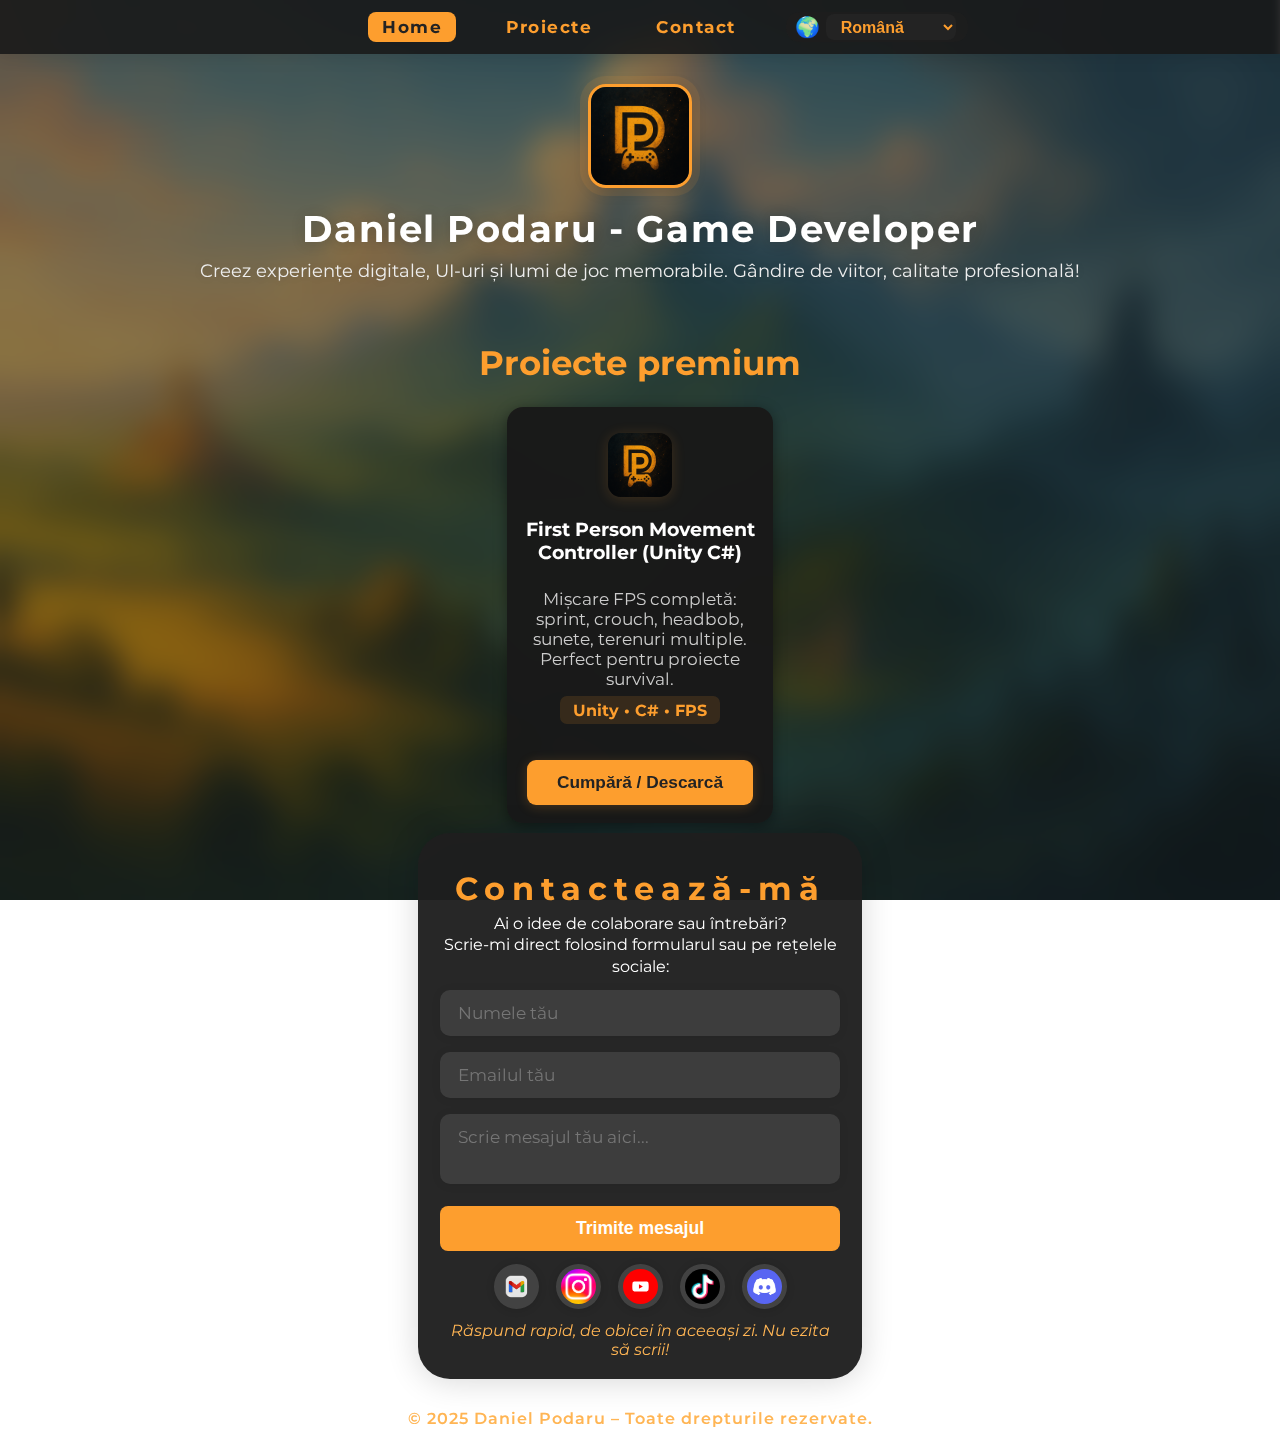
<file: index.html>
<!DOCTYPE html>
<html lang="ro">
<head>
  <meta charset="UTF-8" />
  <meta name="viewport" content="width=device-width, initial-scale=1" />
  <title data-i18n="title">Daniel Podaru - Game Developer</title>
  <link href="https://fonts.googleapis.com/css2?family=Montserrat:wght@700;400&display=swap" rel="stylesheet" />
  <style>
    html, body {
      margin: 0; padding: 0;
      min-height: 100%;
      font-family: 'Montserrat', Arial, sans-serif;
      background: url('fantasy_landscape_blur_soft.png') center center/cover no-repeat fixed;
      color: #fff;
      overflow-x: hidden;
    }
    body::before {
      content: '';
      position: fixed;
      inset: 0;
      background: rgba(30,30,30,0.52);
      backdrop-filter: blur(7px);
      z-index: 0;
      pointer-events: none;
    }
    
    .container { position: relative; z-index: 1; }
    /* Navbar */
    .navbar {
      display: flex;
      align-items: center;
      justify-content: center;
      width: 100%;
      background: rgba(24,24,24,0.88);
      position: sticky; top: 0; z-index: 10;
      padding: 12px 28px 12px 28px;
      box-shadow: 0 2px 18px 0 rgba(0,0,0,0.10);
      backdrop-filter: blur(4px);
    }
    .navbar-center { flex: 1; display: flex; justify-content: center; align-items: center;}
    .navbar-links {
      display: flex;
      gap: 36px;
    }
    .navbar-links a {
      color: #fd9e2e;
      background: transparent;
      font-size: 1.05em;
      font-weight: 700;
      text-decoration: none;
      padding: 5px 14px;
      border-radius: 8px;
      transition: background 0.18s, color 0.18s;
      letter-spacing: 1.5px;
      outline: none;
      border: none;
    }
    .navbar-links a.active,
    .navbar-links a:hover,
    .navbar-links a:focus-visible {
      background: #fd9e2e;
      color: #232323;
    }
    .navbar-lang {
      display: flex;
      align-items: center;
      gap: 5px;
      margin-left: auto;
      position: relative;
      right: 0;
      background: rgba(30,30,30,0.83);
      border-radius: 14px;
      padding: 2px 12px 2px 9px;
    }
    .lang-label { font-size: 1.25em; }
    #lang-select {
      background: #232323;
      color: #fd9e2e;
      border-radius: 8px;
      border: none;
      padding: 4px 13px 3px 11px;
      font-size: 1em;
      font-weight: 600;
      cursor: pointer;
      margin-left: 1px;
    }
    #lang-select:focus, .navbar-lang:focus-within { outline: 2px solid #fd9e2e; }
    @media (max-width: 900px) {
      .navbar { flex-direction: column; align-items: stretch; padding: 6px 2vw; }
      .navbar-center { width: 100%; }
      .navbar-links { justify-content: center; gap: 17px;}
      .navbar-lang { margin: 7px auto 3px auto; right: 0; }
    }

    /* Hero */
    .hero { text-align: center; margin-top: 30px; margin-bottom: 8px; }
    .logo-main {
      width: 98px; height: 98px; margin: 0 auto 18px auto;
      border-radius: 18px;
      background: rgba(0,0,0,0.44);
      border: 3px solid #fd9e2e;
      box-shadow: 0 0 0 8px rgba(253,158,46,0.10), 0 3px 16px rgba(0,0,0,0.14);
      transition: box-shadow 0.3s, transform 0.3s;
      display: block;
    }
    .logo-main:hover { box-shadow: 0 0 22px 10px #fd9e2e, 0 3px 16px rgba(0,0,0,0.18); transform: scale(1.07) rotate(-2deg);}
    .hero h1 {
      font-size: 2.3em;
      color: #fff;
      font-weight: 700;
      margin-bottom: 8px;
      margin-top: 0;
      letter-spacing: 1.5px;
      text-shadow: 0 1px 13px #2323233d;
    }
    .hero p {
      color: #eee;
      font-size: 1.15em;
      font-weight: 400;
      margin: 0 0 10px 0;
      text-shadow: 0 1px 8px #23232320;
    }

    /* Proiecte */
    .project-section { margin-bottom: 18px; padding-bottom: 0;}
    .section-title {
      color: #fd9e2e;
      font-size: 1.5em;
      font-weight: 800;
      text-align: center;
      margin: 0 0 20px 0;
      letter-spacing: 3px;
    }
    .project-list { display: flex; flex-wrap: wrap; justify-content: center; gap: 28px;}
    .project-card {
      background: rgba(30,30,30,0.97);
      border-radius: 18px;
      box-shadow: 0 2px 12px 0 rgba(0,0,0,0.14);
      padding: 22px 18px 12px 18px;
      width: 210px;
      display: flex; flex-direction: column; align-items: center;
      margin: 0 6px 0 6px;
      transition: box-shadow 0.19s, transform 0.19s;
    }
    .project-card:hover { box-shadow: 0 0 18px 4px #fd9e2e50, 0 1px 16px rgba(0,0,0,0.15); transform: translateY(-5px) scale(1.04);}
    .project-thumb { width: 56px; height: 56px; margin-bottom: 9px; border-radius: 8px; background: #232323; }
    .project-info h3 {
      color: #fff; font-size: 1.08em; font-weight: 700; margin-bottom: 2px; margin-top: 2px; letter-spacing: 1px;
    }
    .project-info p {
      font-size: 0.97em; color: #d9d9d9; margin: 0 0 7px 0;
    }
    .techs {
      display: inline-block; color: #fd9e2e; font-size: 0.98em; font-weight: 600; letter-spacing: 1px;
      background: rgba(253,158,46,0.07); padding: 3px 9px; border-radius: 6px;
    }

    

    /* Contact */
    .contact-modern {
      display: flex;
      align-items: flex-start;
      justify-content: center;
      min-height: 360px;
      margin-top: 10px; margin-bottom: 0;
    }
    .contact-modern-card {
      background: rgba(30,30,30,0.96);
      border-radius: 32px;
      box-shadow: 0 2px 32px 0 rgba(0,0,0,0.16);
      padding: 36px 22px 20px 22px;
      max-width: 400px;
      width: 100%;
      margin: 0 auto;
      text-align: center;
      z-index: 2;
      position: relative;
    }
    .contact-modern-card h2 {
      font-size: 2em;
      margin-bottom: 5px;
      color: #fd9e2e;
      font-weight: 700;
      letter-spacing: 7px;
      margin-top: 0;
    }
    .contact-intro {
      font-size: 1.03em;
      margin-bottom: 13px;
      margin-top: 0;
      color: #fff;
      font-weight: 400;
      line-height: 1.3;
    }
    .contact-modern-form {
      display: flex;
      flex-direction: column;
      align-items: center;
      gap: 10px;
      width: 100%;
      margin: 0 auto;
    }
    .input-group { width: 100%; margin-bottom: 0;}
    .contact-modern-form input,
    .contact-modern-form textarea {
      width: 100%;
      padding: 13px 18px;
      border-radius: 10px;
      border: none;
      outline: none;
      font-size: 1.05em;
      background: rgba(255,255,255,0.10);
      color: #fff;
      box-shadow: 0 1px 10px 0 rgba(0,0,0,0.09);
      margin-bottom: 6px;
      resize: none;
      text-align: left;
      box-sizing: border-box;
      font-family: 'Montserrat', Arial, sans-serif;
    }
    .contact-modern-form textarea { min-height: 70px; max-height: 220px;}
    .contact-modern-form button {
      background: #fd9e2e;
      color: #fff;
      font-size: 1.10em;
      padding: 12px 0;
      border: none;
      border-radius: 8px;
      cursor: pointer;
      font-weight: 700;
      width: 100%;
      transition: background 0.18s, color 0.18s, transform 0.18s;
      margin-top: 2px;
    }
    .contact-modern-form button:hover {
      background: #ffb554; color: #232323; transform: scale(1.03);
    }
    .contact-socials { margin: 13px 0 7px 0; display: flex; justify-content: center; gap: 17px;}
    .contact-socials img {
      width: 35px; height: 35px; border-radius: 50%; background: rgba(255,255,255,0.13);
      padding: 5px; box-shadow: 0 1px 8px 0 rgba(0,0,0,0.13); transition: background 0.2s, transform 0.2s;
    }
    .contact-socials a:hover img { background: #fd9e2e; transform: scale(1.13) rotate(-3deg);}
    .contact-note { font-size: 0.97em; color: #ffb554; margin-top: 8px; font-style: italic; text-align: center;}
    @media (max-width: 800px) {
      .contact-modern-card { max-width: 99vw; padding: 16px 3vw 16px 3vw; border-radius: 14px;}
      .contact-modern-card h2 { font-size: 1.28em; letter-spacing: 2.5px;}
      .contact-intro { font-size: 0.99em;}
    }

    /* Footer */
    footer {
      text-align: center;
      padding: 18px 0 8px 0;
      font-size: 1em;
      color: #ffb554;
      background: transparent;
      font-weight: 600;
      letter-spacing: 1px;
      margin-top: 12px;
      z-index: 1;
    }
    @media (max-width: 600px) {
      .hero { margin-top: 15px;}
      .navbar { padding: 5px 1vw;}
      .container { padding: 0 0 0 0;}
    }
  </style>
</head>
<body>
  <!-- NAVBAR -->
 <nav class="navbar">
  <div class="navbar-center">
    <div class="navbar-links">
      <a href="#hero" class="active" data-i18n="nav_home">Home</a>
      <a href="#projects" data-i18n="nav_projects">Proiecte</a>
      <a href="#contact" data-i18n="nav_contact">Contact</a>
      <div class="navbar-lang">
        <label for="lang-select" class="lang-label">🌍</label>
        <select id="lang-select">
        <option value="ro">Română</option>
        <option value="en">English</option>
        <option value="es">Español</option>
        <option value="fr">Français</option>
        <option value="de">Deutsch</option>
        <option value="ru">Русский</option>
        <option value="zh">中文</option>
        <option value="ar">العربية</option>
        <option value="pt">Português</option>
        <option value="hi">हिन्दी</option>
        <option value="tr">Türkçe</option>
        <option value="it">Italiano</option>
        <option value="pl">Polski</option>
        <option value="ja">日本語</option>
        <option value="uk">Українська</option>
      </select>
    </div>
  </nav>
  <div class="container">
    <!-- HERO -->
    <section class="hero" id="hero">
      <img src="logo.png" alt="DP Logo" class="logo-main" />
      <h1 data-i18n="hero_title">Daniel Podaru - Game Developer</h1>
      <p data-i18n="hero_subtitle">
        Creez experiențe digitale, UI-uri și lumi de joc memorabile. Gândire de viitor, calitate profesională!
      </p>
    </section>
    <!-- PROIECTE -->
  <section id="proiecte" style="margin-top:60px; text-align:center;">
    <h2 data-i18n="premium_heading" style="color:#fd9e2e;font-size:2.1em;margin-bottom:24px;">Proiecte premium</h2>
  <div style="display:flex;justify-content:center;gap:32px;flex-wrap:wrap;">
    <div class="project-card" style="background:rgba(25,25,25,0.97);border-radius:16px;padding:26px 18px 18px 18px;box-shadow:0 3px 14px #0006;max-width:380px;min-width:230px;">
      <img src="logo.png" alt="Logo proiect" style="width:64px;height:64px;border-radius:13px;margin-bottom:12px;box-shadow:0 2px 14px #fd9e2e2a;">
        <h3 data-i18n="premium_title" style="color:#fff;margin:9px 0 8px 0;">First Person Movement Controller (Unity C#)</h3>
        <p data-i18n="premium_desc" style="color:#ccc;font-size:1.06em;">
        Mișcare FPS completă: sprint, crouch, headbob, sunete, terenuri multiple.<br>
        Perfect pentru proiecte survival.
        <br>
        <span style="display:inline-block;margin-top:7px;background:#fd9e2e22;color:#fd9e2e;padding:4px 13px;border-radius:7px;font-size:0.95em;font-weight:700;">
          Unity • C# • FPS
        </span>
      </p>
        <button onclick="openBuyModal()" data-i18n="premium_button" style="margin-top:19px;background:#fd9e2e;color:#232323;font-weight:900;font-size:1.08em;padding:12px 30px;border-radius:9px;outline:none;border:none;box-shadow:0 2px 12px #fd9e2e35;cursor:pointer;transition:.16s;">Cumpără / Descarcă</button>
    </div>
  </div>
</section>


        <!-- Poți adăuga alte proiecte aici după model -->


    <!-- CONTACT -->
    <section class="contact-modern" id="contact">
      <div class="contact-modern-card">
        <h2 data-i18n="contact_title">Contactează-mă</h2>
        <div class="contact-intro" data-i18n="contact_intro">
          Ai o idee de colaborare sau întrebări?<br>
          Scrie-mi direct folosind formularul sau pe rețelele sociale:
        </div>
        <form class="contact-modern-form" autocomplete="off">
          <div class="input-group">
            <input type="text" name="name" id="input-name" data-i18n-placeholder="contact_name" placeholder="Numele tău" required />
          </div>
          <div class="input-group">
            <input type="email" name="email" id="input-email" data-i18n-placeholder="contact_email" placeholder="Emailul tău" required />
          </div>
          <div class="input-group">
            <textarea name="message" id="input-message" data-i18n-placeholder="contact_message" placeholder="Scrie mesajul tău aici..." required></textarea>
          </div>
          <button type="submit" id="send-btn" data-i18n="contact_send">Trimite mesajul</button>
        </form>
        <div class="contact-socials">
          <a href="https://mail.google.com/mail/?view=cm&to=business@dporiginalgames.eu" target="_blank"><img src="gmail-icon-transparent-free-png.svg" alt="Email" /></a>
          <a href="https://www.instagram.com/dp.original.games/" target="_blank"><img src="Instagram_logo_2022.svg" alt="Instagram" /></a>
          <a href="https://www.youtube.com/@dp_original" target="_blank"><img src="yt.svg" alt="YouTube" /></a>
          <a href="https://www.tiktok.com/@dp.original.games" target="_blank"><img src="tt.svg" alt="TikTok" /></a>
          <a href="https://discord.gg/bgwQFSmU" target="_blank"><img src="ds.svg" alt="Discord" /></a>
        </div>
        <div class="contact-note" id="contact-note" data-i18n="contact_note">
          Răspund rapid, de obicei în aceeași zi. Nu ezita să scrii!
        </div>
      </div>
    </section>
    <!-- FOOTER -->
    <footer>
      <span data-i18n="copyright">© 2025 Daniel Podaru – Toate drepturile rezervate.</span>
    </footer>
  </div>
<script src="translations.js"></script>
<script>
  initI18n('lang-select');
  // === Navbar highlight activ ===
  const navLinks = document.querySelectorAll('.navbar-links a');
  navLinks.forEach(link => {
    link.addEventListener('click', function() {
      navLinks.forEach(l => l.classList.remove('active'));
      this.classList.add('active');
    });
  });
  // === Auto-highlight la scroll ===
  window.addEventListener('scroll', () => {
    const scrollPos = window.scrollY || document.documentElement.scrollTop;
    navLinks.forEach(link => {
      const ref = link.getAttribute('href');
      if (ref && ref.startsWith('#') && document.querySelector(ref)) {
        const section = document.querySelector(ref);
        if (section.offsetTop - 80 <= scrollPos && section.offsetTop + section.offsetHeight - 80 > scrollPos) {
          navLinks.forEach(l => l.classList.remove('active'));
          link.classList.add('active');
        }
      }
    });
  });

  // === Simulare trimis formular (demo, elimină dacă folosești form real) ===
  const contactForm = document.querySelector('.contact-modern-form');
  if(contactForm) {
    contactForm.addEventListener('submit', e => {
      e.preventDefault();
      alert(translations[currentLang]?.contact_note || "Mesaj trimis! Vă voi răspunde cât mai repede.");
      contactForm.reset();
    });
  }
</script>
<!-- Modal Proiect -->
<div id="buy-modal" style="display:none;position:fixed;z-index:10000;left:0;top:0;width:100vw;height:100vh;background:rgba(0,0,0,0.72);align-items:center;justify-content:center;">
  <div style="background:#232323;border-radius:18px;box-shadow:0 6px 32px #0007;padding:34px 18px 22px 18px;max-width:390px;width:96vw;position:relative;text-align:center;">
    <button onclick="closeBuyModal()" style="position:absolute;top:11px;right:19px;font-size:1.4em;background:none;border:none;color:#fd9e2e;cursor:pointer;">×</button>
    <img src="logo.png" alt="Project Logo" style="width:54px;height:54px;border-radius:11px;box-shadow:0 2px 14px #fd9e2e28;margin-bottom:13px;">
      <h2 data-i18n="premium_title" style="color:#fd9e2e;margin:8px 0 7px 0;font-size:1.15em;">First Person Movement Controller</h2>
      <p data-i18n="premium_modal_desc" style="color:#fff;font-size:1.07em;margin:0 0 13px 0;">
      Primești scriptul complet C#, cu documentație și instrucțiuni de integrare rapidă.<br>
      <b>Platforme:</b> Unity, PC & Mobile<br>
      <b>Preț:</b> <span style="color:#ffb554;font-weight:800;">2.00 EUR</span>
    </p>
      <a id="stripe-btn" data-i18n="premium_modal_buy" href="https://buy.stripe.com/test_8x26oGfKF8I0e4X2K68Ra00" target="_blank"
         style="background:#fd9e2e;color:#232323;font-weight:800;font-size:1.14em;padding:13px 44px;border-radius:12px;text-decoration:none;display:inline-block;margin-bottom:8px;box-shadow:0 2px 16px #fd9e2e25;transition:.17s;">Cumpără și descarcă</a>
      <p data-i18n="premium_modal_note" style="font-size:0.9em;color:#ffb554;margin:10px 0 0 0;">Plata e sigură, rapidă. Vei primi descărcarea imediat după plată.</p>
  </div>
</div>

<script>
function openBuyModal() { document.getElementById('buy-modal').style.display = 'flex'; }
function closeBuyModal() { document.getElementById('buy-modal').style.display = 'none'; }
// Poți adăuga și click pe background să închidă modalul:
document.getElementById('buy-modal').onclick = function(e) {
  if (e.target === this) closeBuyModal();
};
</script>
</file>
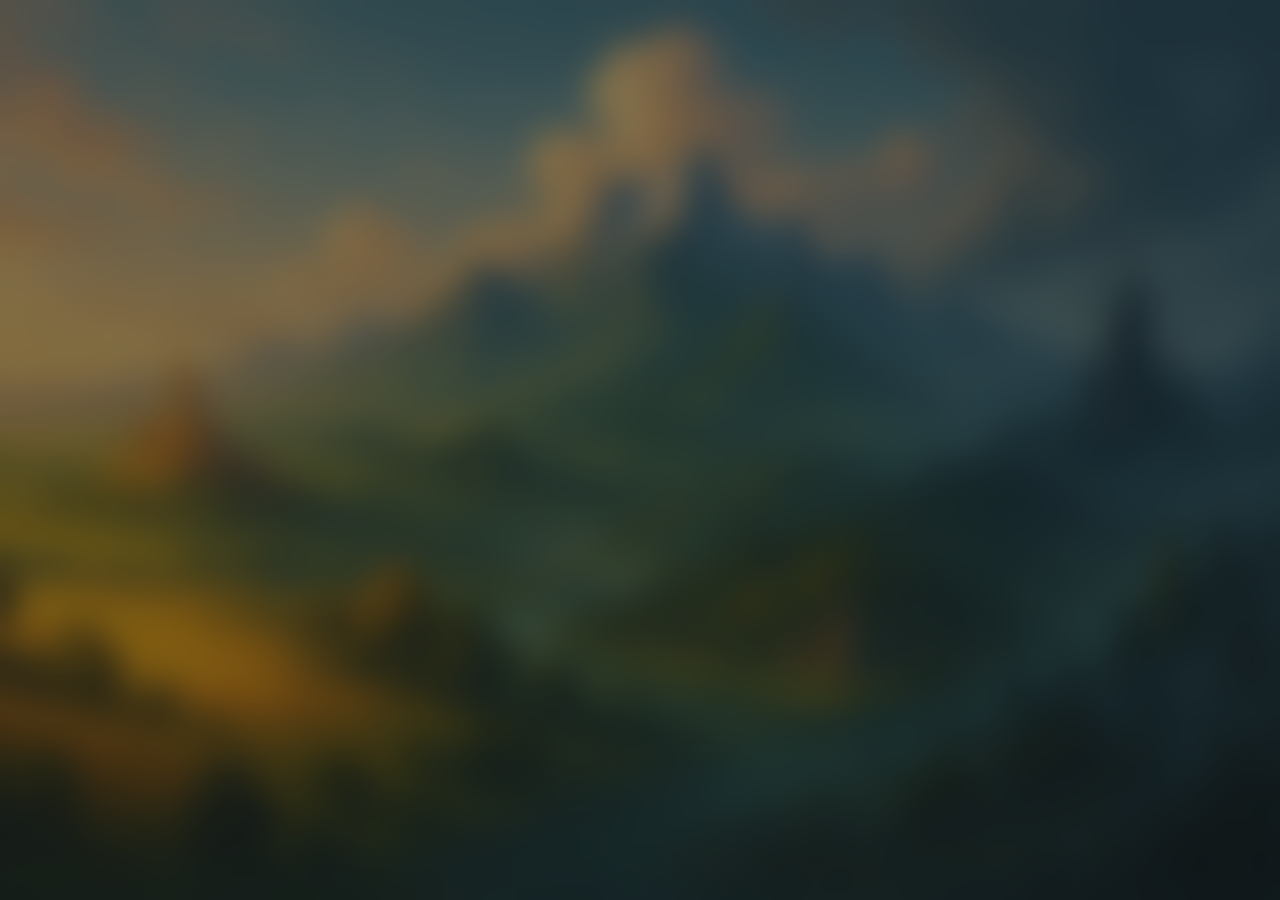
<file: multumesc.html>
<!DOCTYPE html>
<html lang="ro">
<head>
<meta charset="UTF-8" />
<meta name="viewport" content="width=device-width, initial-scale=1" />
<title>Mulțumesc pentru mesaj!</title>
<link href="https://fonts.googleapis.com/css2?family=Montserrat:wght@700;400&display=swap" rel="stylesheet" />
<style>
  html, body {
    margin: 0; padding: 0;
    height: 100%;
    overflow-x: hidden;
    font-family: 'Montserrat', Arial, sans-serif;
    background: url('fantasy_landscape_blur_soft.png') center center/cover no-repeat fixed;
    color: #fff;
    position: relative;
  }
  body::before {
    content: '';
    position: fixed;
    inset: 0;
    background: rgba(30,30,30,0.55);
    backdrop-filter: blur(8px);
    z-index: 0;
    pointer-events: none;
  }
  .container {
    position: relative;
    z-index: 1;
    max-width: 420px;
    width: 90vw;
    background: rgba(30,30,30,0.9);
    border-radius: 24px;
    box-shadow: 0 6px 34px rgba(0,0,0,0.25);
    padding: 44px 32px;
    margin: 10vh auto;
    text-align: center;
    opacity: 0;
    transform: translateY(30px);
    animation: fadeInUp 1s ease forwards;
  }
  @keyframes fadeInUp {
    to {
      opacity: 1;
      transform: translateY(0);
    }
  }
  .logo-main {
    width: 80px;
    height: 80px;
    margin: 0 auto 24px auto;
    border-radius: 18px;
    background: rgba(0,0,0,0.4);
    border: 3px solid #fd9e2e;
    box-shadow:
      0 0 0 8px rgba(253,158,46,0.1),
      0 3px 16px rgba(0,0,0,0.14);
    transition: box-shadow 0.3s ease, transform 0.3s ease;
    display: block;
  }
  .logo-main:hover {
    box-shadow:
      0 0 22px 10px #fd9e2e,
      0 3px 16px rgba(0,0,0,0.18);
    transform: scale(1.1) rotate(-2deg);
  }
  h1 {
    font-size: 2.2rem;
    margin-bottom: 16px;
    color: #fd9e2e;
    font-weight: 700;
    letter-spacing: 1.5px;
  }
  p {
    font-size: 1.08rem;
    line-height: 1.5;
    margin-bottom: 40px;
    color: #eee;
  }
  .btn-back {
    background: #fd9e2e;
    color: #1d1d1d;
    font-size: 1.15rem;
    font-weight: 700;
    padding: 16px 48px;
    border: none;
    border-radius: 14px;
    cursor: pointer;
    box-shadow: 0 4px 16px rgba(253,158,46,0.5);
    text-decoration: none;
    display: inline-block;
    transition: background-color 0.25s ease, transform 0.2s ease;
  }
  .btn-back:hover {
    background-color: #ffb554;
    color: #222;
    transform: scale(1.05);
  }
  @media (max-width: 480px) {
    .container {
      padding: 32px 22px;
      margin: 8vh auto;
    }
    h1 {
      font-size: 1.8rem;
    }
    p {
      font-size: 1rem;
      margin-bottom: 32px;
    }
    .btn-back {
      padding: 14px 36px;
      font-size: 1.05rem;
    }
  }
</style>
</head>
<body>
  <div class="container" role="main" aria-live="polite" aria-label="Mulțumire pentru mesaj">
    <img src="logo.png" alt="Logo DP Games" class="logo-main" />
    <h1>Mulțumesc pentru mesaj!</h1>
    <p>
      Mesajul tău a fost trimis cu succes.<br />
      Te voi contacta în cel mai scurt timp posibil.<br /><br />
      Între timp, poți reveni pe pagina principală:
    </p>
    <a href="index.html" class="btn-back" aria-label="Înapoi la pagina principală">Înapoi la homepage</a>
  </div>
</body>
</html>
</file>
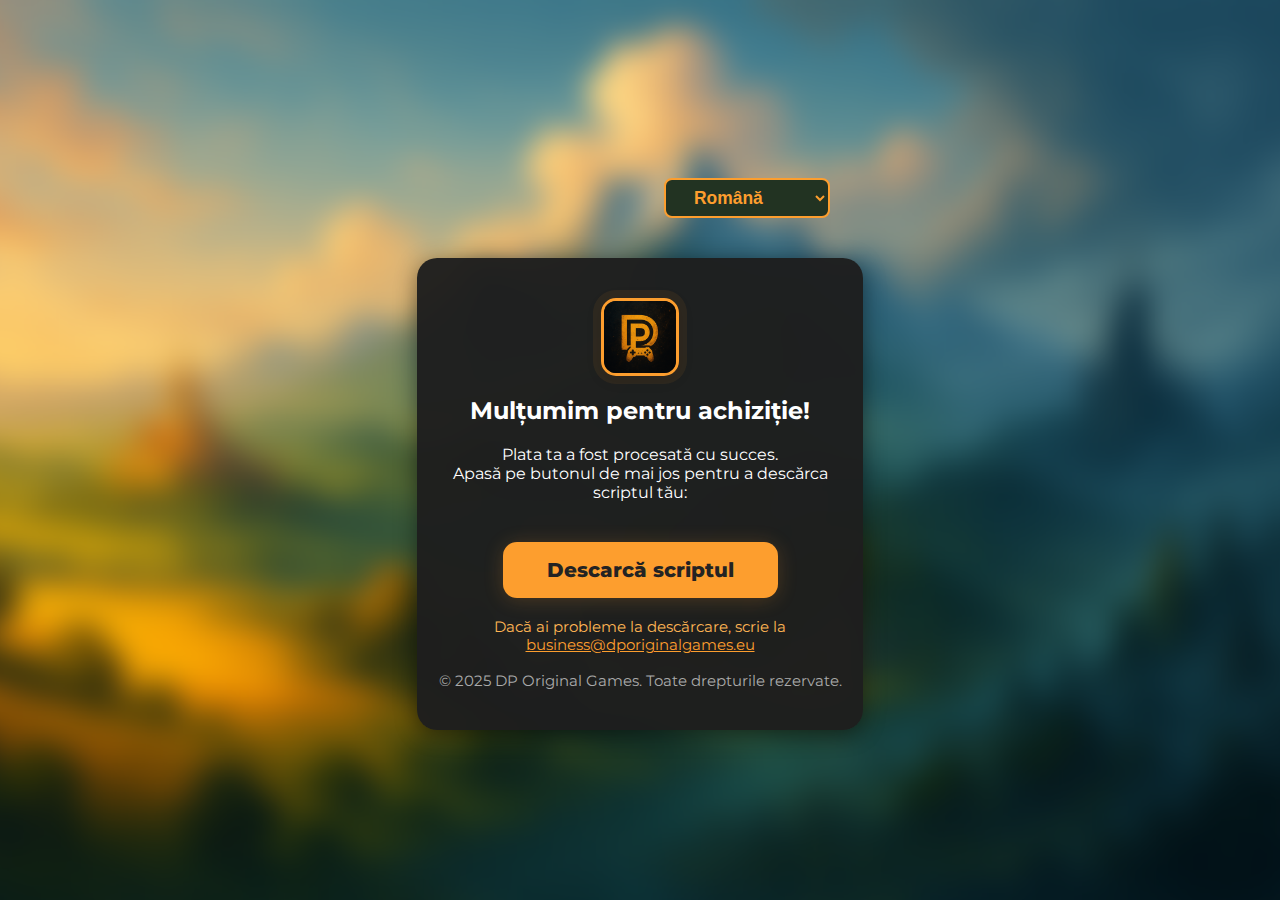
<file: thanks_download.html>
<!DOCTYPE html>
<html lang="ro">
<head>
  <meta charset="UTF-8">
  <meta name="viewport" content="width=device-width, initial-scale=1">
  <title data-i18n="thank_you_title">Mulțumim pentru achiziție!</title>
  <link href="https://fonts.googleapis.com/css2?family=Montserrat:wght@700;400&display=swap" rel="stylesheet" />
  <style>
    body {
      background: url('fantasy_landscape_blur_soft.png') center center/cover no-repeat fixed;
      font-family: 'Montserrat', Arial, sans-serif;
      color: #fff; text-align: center;
      min-height: 100vh;
      display: flex; flex-direction: column; justify-content: center; align-items: center;
    }
    .download-box {
      background: rgba(30,30,30,0.97);
      border-radius: 20px;
      box-shadow: 0 4px 22px #0007;
      padding: 40px 18px;
      margin: 20px auto;
      max-width: 410px;
      animation: fadein 0.7s cubic-bezier(.5,.01,.2,1);
    }
    @keyframes fadein { from { opacity:0; transform:translateY(38px);} to{opacity:1;transform:none;} }
    .download-btn {
      background: #fd9e2e;
      color: #232323;
      font-size: 1.22em;
      font-weight: 800;
      padding: 16px 44px;
      border: none;
      border-radius: 14px;
      text-decoration: none;
      margin: 24px auto 0 auto;
      display: inline-block;
      box-shadow: 0 2px 20px #fd9e2e32;
      transition: background .15s, color .15s, transform .13s;
      cursor: pointer;
    }
    .download-btn:hover {
      background: #ffb554;
      color: #232323;
      transform: scale(1.05);
    }
    .logo-main {
      width: 72px; height: 72px;
      margin-bottom: 18px;
      border-radius: 15px;
      background: rgba(0,0,0,0.4);
      border: 3px solid #fd9e2e;
      box-shadow: 0 0 0 8px rgba(253,158,46,0.07), 0 3px 16px rgba(0,0,0,0.12);
      display: block;
      margin-left: auto; margin-right: auto;
    }
    .lang-wrap {
      margin-bottom: 20px;
      display: flex;
      justify-content: flex-end;
      width: 100vw;
      max-width: 420px;
    }
    .lang-wrap select {
      padding:7px 24px;
      font-size:1.09em;
      border-radius:8px;
      background:#232;
      color:#fd9e2e;
      border:2px solid #fd9e2e;
      outline: none;
      font-weight: 700;
      margin-top: 12px;
      margin-right: 20px;
      cursor: pointer;
    }
    @media (max-width:500px) {
      .download-box { max-width: 98vw; padding: 20px 4vw; }
      .download-btn { font-size: 1.05em; padding: 13px 16vw; }
      .logo-main { width: 54px; height: 54px; }
      .lang-wrap select { margin-right: 0; width: 92vw; margin-left: 0; }
      .lang-wrap { justify-content: center; }
    }
  </style>
</head>
<body>
  <div class="lang-wrap">
    <select id="lang-switcher">
      <option value="ro">Română</option>
      <option value="en">English</option>
      <option value="fr">Français</option>
      <option value="es">Español</option>
      <option value="de">Deutsch</option>
      <option value="it">Italiano</option>
      <option value="ru">Русский</option>
      <option value="uk">Українська</option>
      <option value="tr">Türkçe</option>
      <option value="ar">العربية</option>
      <option value="zh">中文</option>
      <option value="ja">日本語</option>
      <option value="pt">Português</option>
      <option value="hi">हिन्दी</option>
      <option value="pl">Polski</option>
    </select>
  </div>
  <div class="download-box">
    <img src="logo.png" alt="Logo DP Games" class="logo-main" />
    <h2 data-i18n="thank_you_title">Mulțumim pentru achiziție!</h2>
    <p data-i18n="thank_you_msg">
      Plata ta a fost procesată cu succes.<br>
      Apasă pe butonul de mai jos pentru a descărca scriptul tău:
    </p>
    <a class="download-btn" data-i18n="download_btn" href="FirstPersonMovement.cs" download>Descarcă scriptul</a>
    <p style="font-size:0.93em;color:#ffb554;margin-top:20px;">
      <span data-i18n="contact_support">Dacă ai probleme la descărcare, scrie la</span><br>
      <a href="mailto:business@dporiginalgames.eu" style="color:#fd9e2e;">business@dporiginalgames.eu</a>
    </p>
    <div style="margin-top:18px;font-size:0.93em;color:#aaa;" data-i18n="download_copyright">
      &copy; 2025 DP Original Games. Toate drepturile rezervate.
    </div>
  </div>
  <script src="translations.js"></script>
  <script>
    initI18n('lang-switcher');
  </script>
</body>
</html>
</file>
